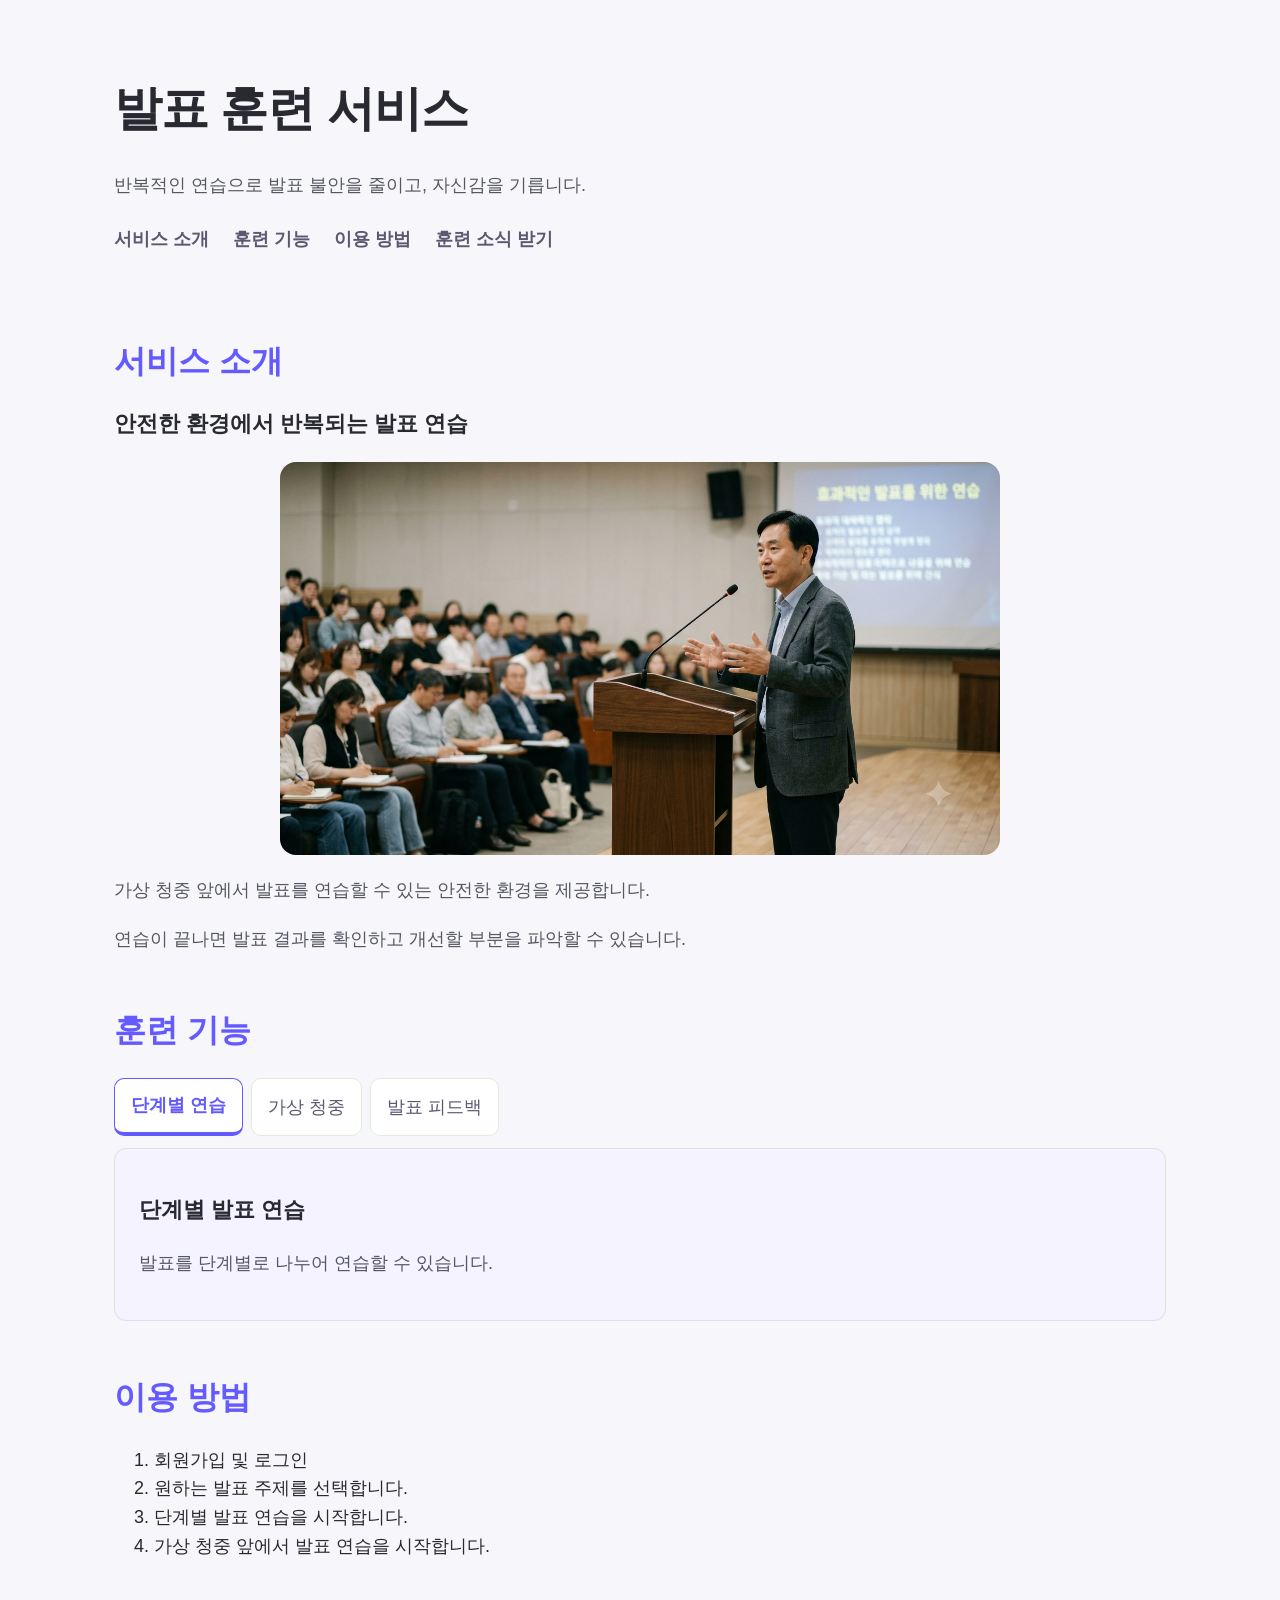
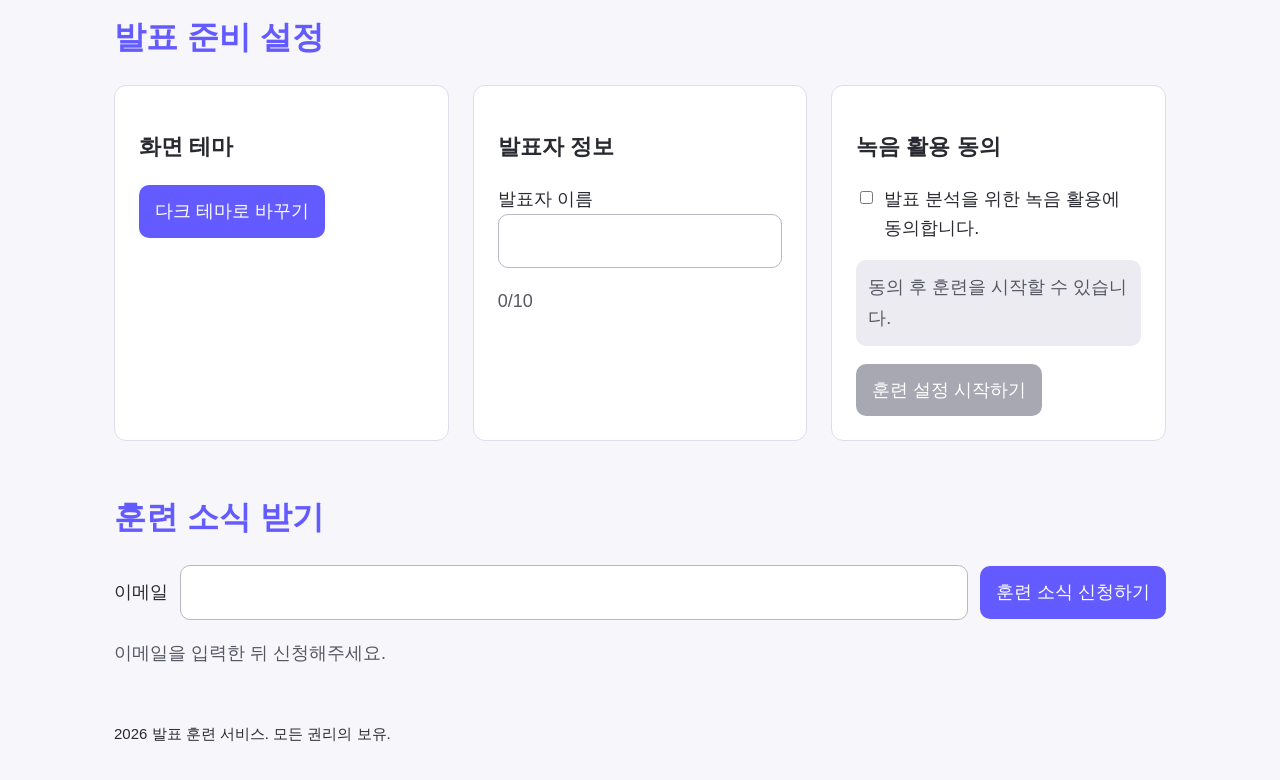
<file: index.html>
<!DOCTYPE html>
<html lang="ko">
<head>
    <meta charset="UTF-8">
    <meta name="viewport" content="width=device-width, initial-scale=1.0">
    <title>Re:hear</title>

    <link rel="preconnect" href="https://fonts.googleapis.com">
    <link rel="preconnect" href="https://fonts.gstatic.com" crossorigin>
    <link rel="preconnect" href="https://fonts.googleapis.com/css2?family=Noto+Sans+KR:wght@100..900&display=swap" rel="stylesheet">
    <link rel="stylesheet" href="style.css">
</head>
<body>
    <header>
        <h1>발표 훈련 서비스</h1>
         <p>반복적인 연습으로 발표 불안을 줄이고, 자신감을 기릅니다.</p>

         <nav aria-label="주요 메뉴">
            <a href="#about">서비스 소개</a>
            <a href="#features">훈련 기능</a>
            <a href="#steps">이용 방법</a>
            <a href="#subscribe">훈련 소식 받기</a>
         </nav>
    </header>

    <main>
        <section id="about">
            <h2>서비스 소개</h2>
            <h3>안전한 환경에서 반복되는 발표 연습</h3>
            <img src="assets/images/Gemini_Generated_Image_2fos532fos532fos.png" alt="가상 청중 앞에서 발표하는 사용자">
            <p> 가상 청중 앞에서 발표를 연습할 수 있는 안전한 환경을 제공합니다. </p>
            <p> 연습이 끝나면 발표 결과를 확인하고 개선할 부분을 파악할 수 있습니다. </p>
        </section>
        <section id="features">
            <h2>훈련 기능</h2>
            <div class="tabs" role="tablist" aria-label="기능 선택">
                <button id="tab-pracice" class="tab is-active" type="button" role="tab" aria-selected="true" aria-controls="feature-practice" data-target="feature-practice">
                    단계별 연습
                </button>
                <button id="tab-audience" class="tab" type="button" role="tab" aria-selected="false" aria-controls="feature-audience" data-target="feature-audience">
                    가상 청중
                </button>
                <button id="tab-feedback" class="tab" type="button" role="tab" aria-selected="false" aria-controls="feature-feedback" data-target="feature-feedback">
                    발표 피드백
                </button>
            </div>

            <div id="feature-practice" class="panel is-active" role="tabpanel" aria-labelledby="tab-pracice">
                <h3>단계별 발표 연습</h3>
                <p>발표를 단계별로 나누어 연습할 수 있습니다. </p>
            </div>
            <div id="feature-audience" class="panel" role="tabpanel" aria-labelledby="tab-audience" hidden>
                <h3>가상 청중 연습</h3>
                <p>가상 청중의 반응을 확인하며 실제 발표처럼 연습할 수 있습니다. </p>
            </div>
            <div id="feature-feedback" class="panel" role="tabpanel" aria-labelledby="tab-feedback" hidden>
                <h3>발표 피드백</h3>
                <p>발표가 끝난 뒤 개선할 부분과 다음 연습 목표를 확인합니다.</p>
            </div>
        </section>
        <section id="steps"> 
            <h2>이용 방법</h2>
            <ol>
                <li>회원가입 및 로그인</li>
                <li>원하는 발표 주제를 선택합니다.</li>
                <li>단계별 발표 연습을 시작합니다.</li>
                <li>가상 청중 앞에서 발표 연습을 시작합니다.</li>
             </ol>
        </section>
        <section id="event-practice">
            <h2>  발표 준비 설정 </h2>
            <div class="event-grid">
                <article class="event-card">
                    <h3>화면 테마</h3>
                    <button id="themeButton" type="button">다크 테마로 바꾸기</button>
                </article>
                <article class="event-card">
                    <h3>발표자 정보</h3>
                    <label for="nickname">발표자 이름</label>
                    <input type="text" id="nickname" maxlength="10">
                    <p id="nicknameCount" aria-live="polite">0/10</p>
                </article>
                <article class="event-card">
                    <h3>녹음 활용 동의</h3>
                    <label class="agree-row">
                        <input type="checkbox" id="agreeCheck">
                        발표 분석을 위한 녹음 활용에 동의합니다.
                    </label>
                    <p id="agreeMessage" aria-live="polite">
                        동의 후 훈련을 시작할 수 있습니다.
                    </p>
                    <button id="startButton" type="button" disabled>
                        훈련 설정 시작하기
                    </button>
                </article>
            </div>
        </section>
        <dialog id="recording-dialog" aria-labelledby="recording-title" aria-describedby="recording-description">
            <h2 id="recording-title">녹음 활용 안내</h2>
            <p id="recording-description">발표 훈련에 녹음 기능을 활용할 수 있습니다.</p>
            <div class="dialog-actions">
                <button id="recording-cancel" type="button">돌아가기</button>
                <button id="recording-confirm" type="button">동의하고 설정 시작하기</button>
            </div>
        </dialog>
        <section id="training-flow" class="training-flow" hidden>
            <h2>발표 훈련 설정</h2>
            <p class="progress" aria-label="설정 진행 단계">
                <span class="progress_item">1. 정보</span>
                <span class="progress_item">2. 조건</span>
                <span class="progress_item">3. 확인</span>
            </p>
            <section class="step" data-step="1" hidden>
                <h3>발표 정보를 입력해 주세요</h3>
                <label for="presentation-title">발표 제목</label>
                <input id="presentataion-tltle" type="text" placeholder="예 : 나의 발표 프로젝트 소개" aria-describedby="title-error">
                <p id="title-error" class="error-message" aria-live="polite"></p>
                <button id="title-next" type="button">훈련 조건 선택하기</button>
            </section>
            <section class="step" data-step="2" hidden>
                <h3>훈련 조건을 선택해 주세요.</h3>
                <label for="duration-range">발표 시간</label>
                <input id="duration-range" type="range" min="0" max="2" step="1" value="1">
                <output id="duration-value" for="duration-range">5분</output>
                <label><input type="checkbox" id="qna-option">질의응답 포함</label>
                <fieldset id="qna-options" hidden>
                    <legend>질문 수</legend>
                    <label><input type="radio" name="qna-count" value="1">1개</label>
                    <label><input type="radio" name="qna-count" value="2">2개</label>
                    <label><input type="radio" name="qna-count" value="3">3개</label>
                </fieldset>
                <div class="step-ations">
                    <button id="option-pre" type="button">이전</button>
                    <button id="option-next" type="button">내용 확인하기</button>
                </div>
            </section>
            <section class="step" data-step="3" hidden>
                <h3>입력한 내용을 확인해 주세요.</h3>
                <div class="summary-list">
                    <div><span>발표 제목</span><strong id="summary-title"></strong>
                    <div><span>발표 시간</span><strong id="summary-duration"></strong>
                    <div><span>질의 응답</span><strong id="summary-qna"></strong>
                </div>
                <div class="step-actions">
                    <button id="summary-prev" type="button">수정하기</button>
                    <button id="finish-button" type="button">설정 완료하기</button>
                </div>
            </section>
            <section class="step complete-step" data-step="4" hidden>
                <h3>훈련 설정이 완료되었습니다.</h3>
                <p>설정한 내용을 확인했습니다. 필요하면 다시 설정할 수 있습니다.</p>
                <button id="restart-button" type="button">다시 설정하기</button>
            </section>
        </section>
        <section id="subscribe" class="subscribe-card"> 
        <h2>훈련 소식 받기</h2>
        <form id="subscribe-form">
            <label for ="email">이메일</label>
            <input type="email" id="email" name="email">
            <button id="subscribebutton" type="submit">훈련 소식 신청하기</button>
        </form>
        <p id="subscribeMessage" aria-live="polite">
            이메일을 입력한 뒤 신청해주세요.
        </p>
    </section>
    </main>

    <footer>
        <small> 2026 발표 훈련 서비스. 모든 권리의 보유.</small>
    </footer>

    <script src="script.js"></script>

</body>
</html>
</file>
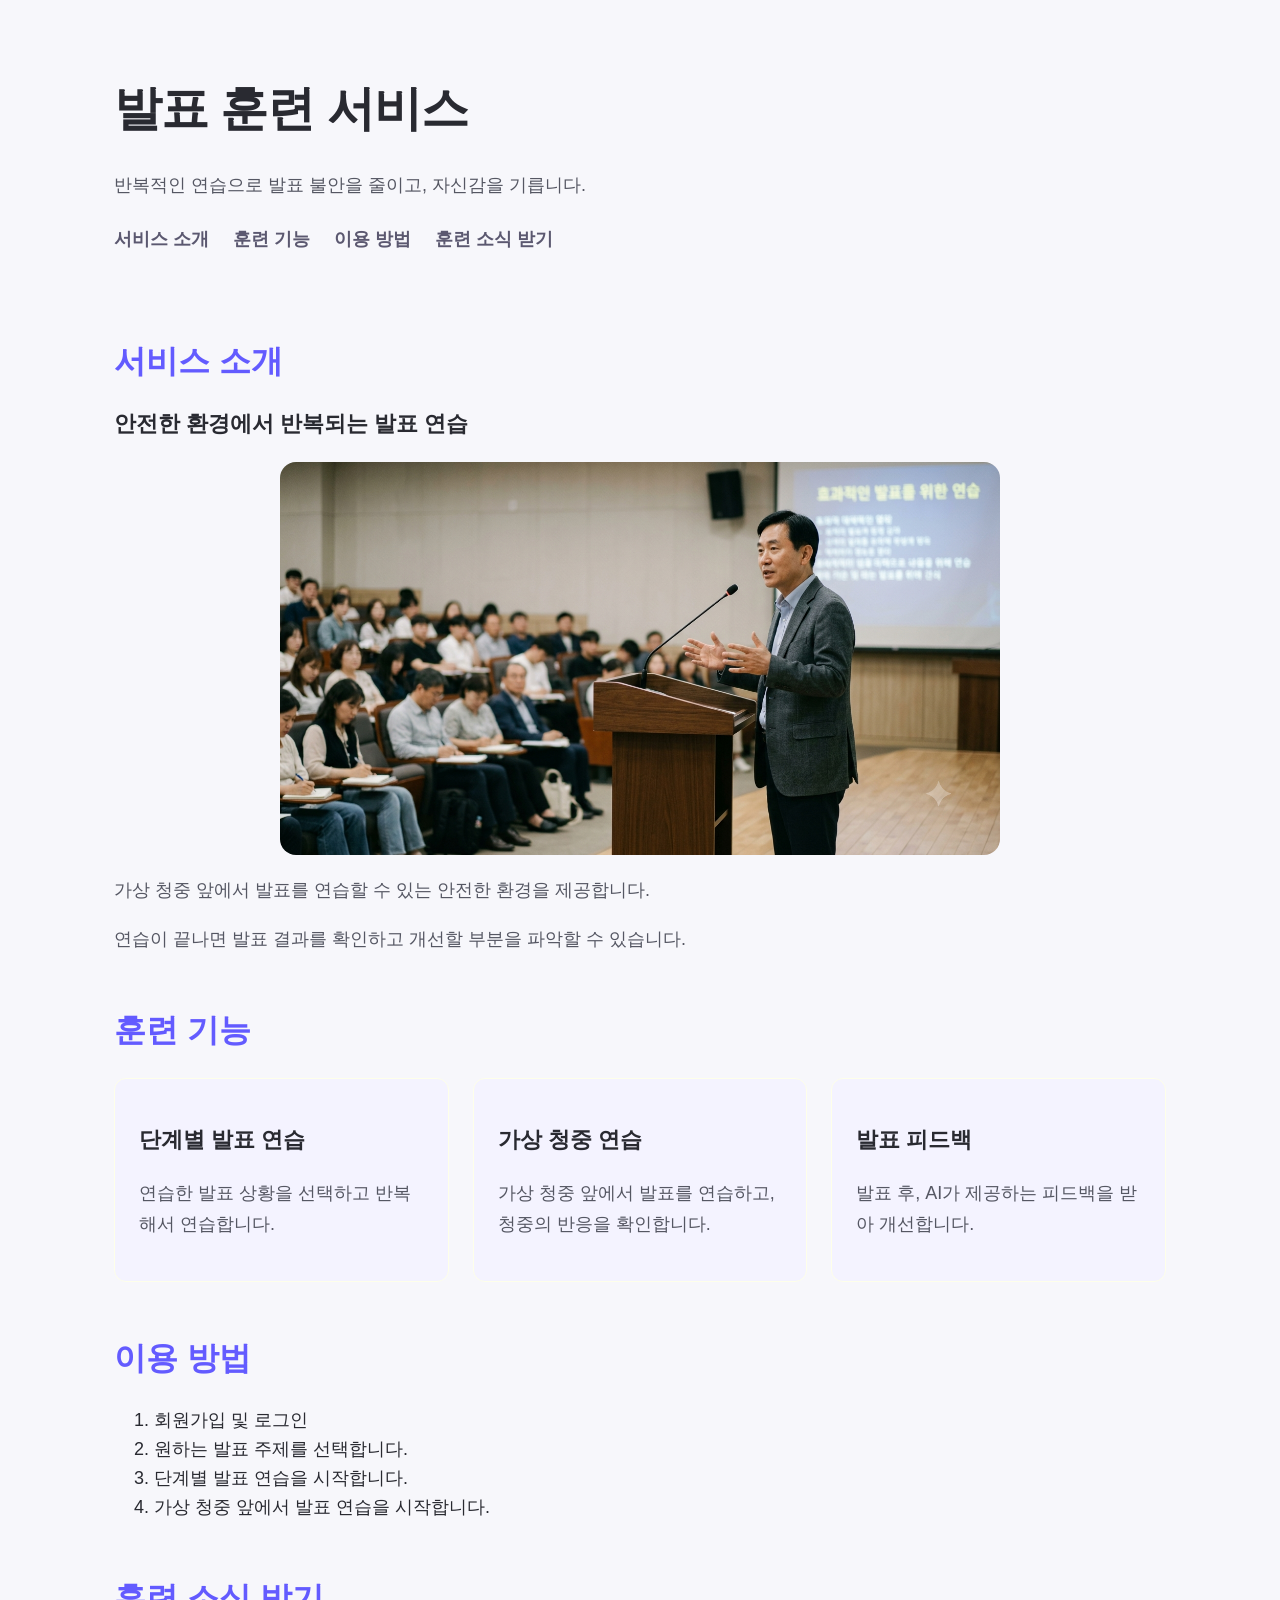
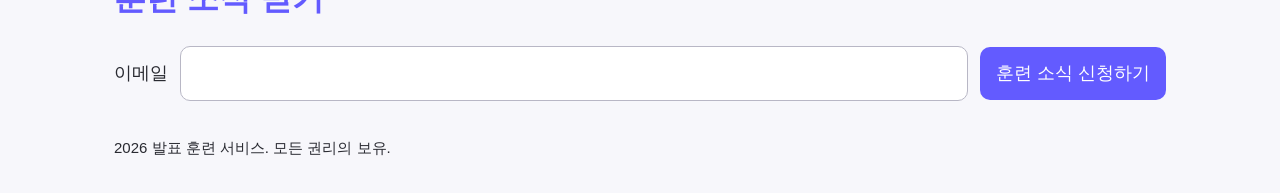
<file: uiuxprogramming/index.html>
<!DOCTYPE html>
<html lang="ko">
<head>
    <meta charset="UTF-8">
    <meta name="viewport" content="width=device-width, initial-scale=1.0">
    <title>Re:hear</title>

    <link rel="preconnect" href="https://fonts.googleapis.com">
    <link rel="preconnect" href="https://fonts.gstatic.com" crossorigin>
    <link rel="preconnect" href="https://fonts.googleapis.com/css2?family=Noto+Sans+KR:wght@100..900&display=swap" rel="stylesheet">
    <link rel="stylesheet" href="style.css">
</head>
<body>
    <header>
        <h1>발표 훈련 서비스</h1>
         <p>반복적인 연습으로 발표 불안을 줄이고, 자신감을 기릅니다.</p>

         <nav aria-label="주요 메뉴">
            <a href="#about">서비스 소개</a>
            <a href="#features">훈련 기능</a>
            <a href="#steps">이용 방법</a>
            <a href="#subscribe">훈련 소식 받기</a>
         </nav>
    </header>

    <main>
        <section id="about">
            <h2>서비스 소개</h2>
            <h3>안전한 환경에서 반복되는 발표 연습</h3>
            <img src="assets/images/Gemini_Generated_Image_2fos532fos532fos.png" alt="가상 청중 앞에서 발표하는 사용자">
            <p> 가상 청중 앞에서 발표를 연습할 수 있는 안전한 환경을 제공합니다. </p>
            <p> 연습이 끝나면 발표 결과를 확인하고 개선할 부분을 파악할 수 있습니다. </p>
        </section>
        <section id="features">
            <h2>훈련 기능</h2>
             <ul class="feature-list">
                 <li class="feature-card">
                    <h3>단계별 발표 연습</h3>
                    <p>연습한 발표 상황을 선택하고 반복해서 연습합니다.</p>
                </li>

                 <li class="feature-card">
                    <h3>가상 청중 연습</h3>
                    <p>가상 청중 앞에서 발표를 연습하고, 청중의 반응을 확인합니다.</p>
                </li>
                <li class="feature-card">
                    <h3>발표 피드백</h3>
                    <p>발표 후, AI가 제공하는 피드백을 받아 개선합니다.</p>
                </li>
            </ul>
        </section>
        <section id="steps"> 
            <h2>이용 방법</h2>
            <ol>
                <li>회원가입 및 로그인</li>
                <li>원하는 발표 주제를 선택합니다.</li>
                <li>단계별 발표 연습을 시작합니다.</li>
                <li>가상 청중 앞에서 발표 연습을 시작합니다.</li>
             </ol>
        </section>
        <section id="subscribe" class="subscribe-card"> 
        <h2>훈련 소식 받기</h2>
        <form>
            <label for ="email">이메일</label>
            <input type="email" id="email" name="email">
            <button type="submit">훈련 소식 신청하기</button>
        </form>
    </section>
    </main>

    <footer>
        <small> 2026 발표 훈련 서비스. 모든 권리의 보유.</small>
    </footer>

</body>
</html>
</file>
<file: style.css>
body{
    color: #292a31;
    font-family: 'Noto Sans KR', sans-serif;
    font-size: 18px;
    line-height: 1.6;
    margin: 0;
    background-color: #f7f7fb;
}
header,
main,
footer{
    width: 100%;
    max-width: 1100px;
    margin: 0 auto;
    padding-left: 24px;
    padding-right: 24px;
}
img{
    display: block;
    width: 100%;
    max-width: 720px;
    height: auto;
    margin: 20px auto;
    border-radius: 16px;
}
header{
    padding-top: 48px;
    padding-bottom: 32px;
}
section{
    margin-top: 56px;
}
footer{
    padding-top: 32px;
    padding-bottom: 32px;
}
nav{
    display: flex;
    gap: 24px;
    margin-top: 24px;
}
nav a{
    color: #5b5870;
    font-weight: 700;
    text-decoration: none;
}
h1{
    font-size: 48px;
    font-weight: 800;
    line-height: 1.2;
    letter-spacing: -0.02em;
}
h2{
    color: #635bff;
    font-size: 32px;
    font-weight: 800;
    line-height: 1.3;
}
h3{
    font-size: 22px;
    font-weight: 700;
    line-height: 1.4;
}
p{
    color: #555763;
    line-height: 1.7;
}
.feature-list {
    list-style-type: none;
    padding-left: 0;
    margin: 0;
    display: grid;
    grid-template-columns: repeat(auto-fit, minmax(260px, 1fr));
    gap: 24px;
}
.feature-card{
    min-width: 0;
    padding: 20px 24px;
    margin-bottom: 0px;
    border: 1px solid #deddea;
    border-radius: 12px;
    background-color: #f4f4f4;
}
*,
*::before,
*::after{
    box-sizing: border-box;
}
.feature-card{
    padding: 24px;
    background-color: #f4f3ff;
    border: 1px solid #feffea;
    border-radius: 12px;
}
form{
    display: flex;
    align-items: center;
    gap: 12px;
}
input{
    flex: 1;
    min-width: 0;
    padding: 12px;
    border: 1px solid #b8b7c5;
    border-radius: 10px;
}
button{
    padding: 12px 16px;
    border: 0;
    border-radius: 10px;
    color: #ffffff;
    background-color: #635bff;
    cursor: pointer;
    transition: background-color 0.2s, transform 0.2s;
}
input,
button{
    font: inherit;
}
button:hover{
    background-color: #4b43db;
}
button:focus,
input:focus{
    outline: 3px solid #b9b5ff;
    outline-offset: 2px;
}
button:active{
    transform: translateY(1px);
}
.event-grid{
    display: grid;
    grid-template-columns: repeat(auto-fit, minmax(260px, 1fr));
    gap: 24px;
}
.event-card{
    min-width: 0;
    padding: 24px;
    border: 1px solid #deddea;
    border-radius: 12px;
    background-color: #ffffff;
}
.event-card lebel:not(.agree-row){
    display: block;
    margin-bottom: 8px;
    font-weight: 700;
}
.event-card input[type="text"]{
    width: 100%;
}
.agree-row{
    display: flex;
    align-items: flex-start;
    gap: 8px;
}
.agree-row input{
    flex: 0 0 auto;
    margin-top: 6px;
}
#startButton:disabled{
    color: #ffffff;
    background-color: #a8a8b2;
    cursor: not-allowed;
}
body.dark{
    color: #4f4f48;
    background-color: #20212a;
}
body.dark p,
body.dark nav a{
    color:#d8b8e2;
}
body.dark .feature-card,
body.dark .event-card,
body.dark .subscribe-card{
    background-color: #50515f;
    border-color: #2d2e38;
}
#agreeMessage{
    padding: 12px;
    border-radius: 10px;
    background-color: #ecebf2;
}
#agreeMessage.is-ready{
    color: #245c3a;
    background-color: #e7f7ed;
    font-weight: 700;
}
.tabs{
    display: flex;
    flex-wrap: wrap;
    gap: 8px;
    margin-bottom: 12px;
}
.tab{
    color: #5b5870;
    background-color: #ffffff;
    border: 1px solid #deeeda;
}
.tab:hover{
    color: #ffffff;
    background-color: #4b43db;
}
.tab.is-active{
    color: #635bff;
    background-color: #ffffff;
    border-color: #635bff;
    border-bottom: 4px solid currentColor;
    font-weight: 700;
}
.panel{
    padding: 24px;
    border: 1px solid #deddea;
    border-radius: 12px;
    background-color: #f4f3ff;
}
.panel[hidden]{
    display: none;
}
body.dark.tab{
    color: #d8d8e2;
    background-color: #2d2e38;
    border-color: #50515f;
}
body.dark.panel{
    background-color: #2d2e38;
    border-color: #50515f;
}
#recording-dialog{
    width: min(520px, calc(100% - 32px));
    max-width: none;
    padding: 24px;
    border: 1px solid #deddea;
    border-radius: 12px;
    background: #fff;
    color: #27232c;
}
#recording-dialog::backdrop {background: rgba(30, 20, 39, 6);}
#recording-dialog .dialog-actions{display: flex; gap: 12px; justify-content: flex-end; margin-top: 20px;}
#recording-dialog button{min-height: 44px;}
body.dark #recording-dialog{background: #50515f; color: #fff;}

.training-flow{
    padding: 24px;
    border: 1px solid #deddea;
    border-radius: 12px;
    background-color: #ffffff;
}
.training-flow[hidden],
.training-flow .step[hidden],
.training-flow fieldset[hidden] {display: none;}
.training-flow .progress{display: flex; flex-wrap: wrap; gap: 12px;}
.training-flow .progress_item.tab.is-active{
    color: #635bff;
    font-weight: 800;
}
.training-flow .error-message{
    min-height: 24px;
    color: #9d243d;
    font-weight: 700;
}
.training-flow #presentation-title.has-error{border-color: #9d243d;}
.training-flow #duration-rangeP{width: 100%; accent-color: #635bff;}
.training-flow input[type="checkbox"],
.training-flow input[type="radio"]{
    flex: 0 0 auto;
    width: auto;
    accent-color: #635bff;
}
.training-flow .summary-list > div{
    display: flex;
    justify-content: space-between;
    gap: 16px;
    padding: 12px 0;
    border-bottom: 1px solid#deddea;
}
.training-flow .step-actions{
    display: flex;
    gap: 12px;
    margin-top: 20px;
}
body.dark .training-flow{
    background-color: #50515f;
    border-color: #2d2e38;
}
@media (max-width: 768px)
{
    body{
        font-size: 16px;
    }
    header{
        padding-top: 32px;
        padding-bottom: 24px;
    }
    section{
        margin-top: 40px;
    }
    h1{
        font-size: 36px;
    }
    h2{
        font-size: 28px;
    }
    nav{
        flex-direction: column;
        align-items: stretch;
        gap : 8px;
    }
    nav a{
        padding: 8px 0;
    }
    .feature-list{
        grid-template-columns: 1fr;
    }
    form{
        flex-direction: column;
        align-items: stretch;
    }
    input,
    button{
        width: 100%;
    }
    button{
        margin-top: 8px;
    }
    .tabs{
        flex-direction: column;
        align-items: stretch;
    }
    .tab{
        width: 100%;
        text-align: left;
    }
    .training-flow{padding: 20px;}
    #recording-dialog .dialog-actions{flex-direction: column-reverse;}
    #recording-dialog .dialog-actions button{width: 100%;}
    .training-flow .step-actions{flex-direction: column-reverse;}
    .training-flow .step-actions button{width: 100%;}
    .training-flow input[type="checkbox"],
    .training-flow input[type="radio"] {width: auto;}
}
</file>
<file: uiuxprogramming/style.css>
body{
    color: #292a31;
    font-family: 'Noto Sans KR', sans-serif;
    font-size: 18px;
    line-height: 1.6;
    margin: 0;
    background-color: #f7f7fb;
}
header,
main,
footer{
    width: 100%;
    max-width: 1100px;
    margin: 0 auto;
    padding-left: 24px;
    padding-right: 24px;
}
img{
    display: block;
    width: 100%;
    max-width: 720px;
    height: auto;
    margin: 20px auto;
    border-radius: 16px;
}
header{
    padding-top: 48px;
    padding-bottom: 32px;
}
section{
    margin-top: 56px;
}
footer{
    padding-top: 32px;
    padding-bottom: 32px;
}
nav{
    display: flex;
    gap: 24px;
    margin-top: 24px;
}
nav a{
    color: #5b5870;
    font-weight: 700;
    text-decoration: none;
}
h1{
    font-size: 48px;
    font-weight: 800;
    line-height: 1.2;
    letter-spacing: -0.02em;
}
h2{
    color: #635bff;
    font-size: 32px;
    font-weight: 800;
    line-height: 1.3;
}
h3{
    font-size: 22px;
    font-weight: 700;
    line-height: 1.4;
}
p{
    color: #555763;
    line-height: 1.7;
}
.feature-list {
    list-style-type: none;
    padding-left: 0;
    margin: 0;
    display: grid;
    grid-template-columns: repeat(auto-fit, minmax(260px, 1fr));
    gap: 24px;
}
.feature-card{
    min-width: 0;
    padding: 20px 24px;
    margin-bottom: 0px;
    border: 1px solid #deddea;
    border-radius: 12px;
    background-color: #f4f4f4;
}
*,
*::before,
*::after{
    box-sizing: border-box;
}
.feature-card{
    padding: 24px;
    background-color: #f4f3ff;
    border: 1px solid #feffea;
    border-radius: 12px;
}
form{
    display: flex;
    align-items: center;
    gap: 12px;
}
input{
    flex: 1;
    min-width: 0;
    padding: 12px;
    border: 1px solid #b8b7c5;
    border-radius: 10px;
}
button{
    padding: 12px 16px;
    border: 0;
    border-radius: 10px;
    color: #ffffff;
    background-color: #635bff;
    cursor: pointer;
    transition: background-color 0.2s, transform 0.2s;
}
input,
button{
    font: inherit;
}
button:hover{
    background-color: #4b43db;
}
button:focus,
input:focus{
    outline: 3px solid #b9b5ff;
    outline-offset: 2px;
}
button:active{
    transform: translateY(1px);
}
@media (max-width: 768px)
{
    body{
        font-size: 16px;
    }
    header{
        padding-top: 32px;
        padding-bottom: 24px;
    }
    section{
        margin-top: 40px;
    }
    h1{
        font-size: 36px;
    }
    h2{
        font-size: 28px;
    }
    nav{
        flex-direction: column;
        align-items: stretch;
        gap : 8px;
    }
    nav a{
        padding: 8px 0;
    }
    .feature-list{
        grid-template-columns: 1fr;
    }
    form{
        flex-direction: column;
        align-items: stretch;
    }
    input,
    button{
        width: 100%;
    }
    button{
        margin-top: 8px;
    }
}
</file>
